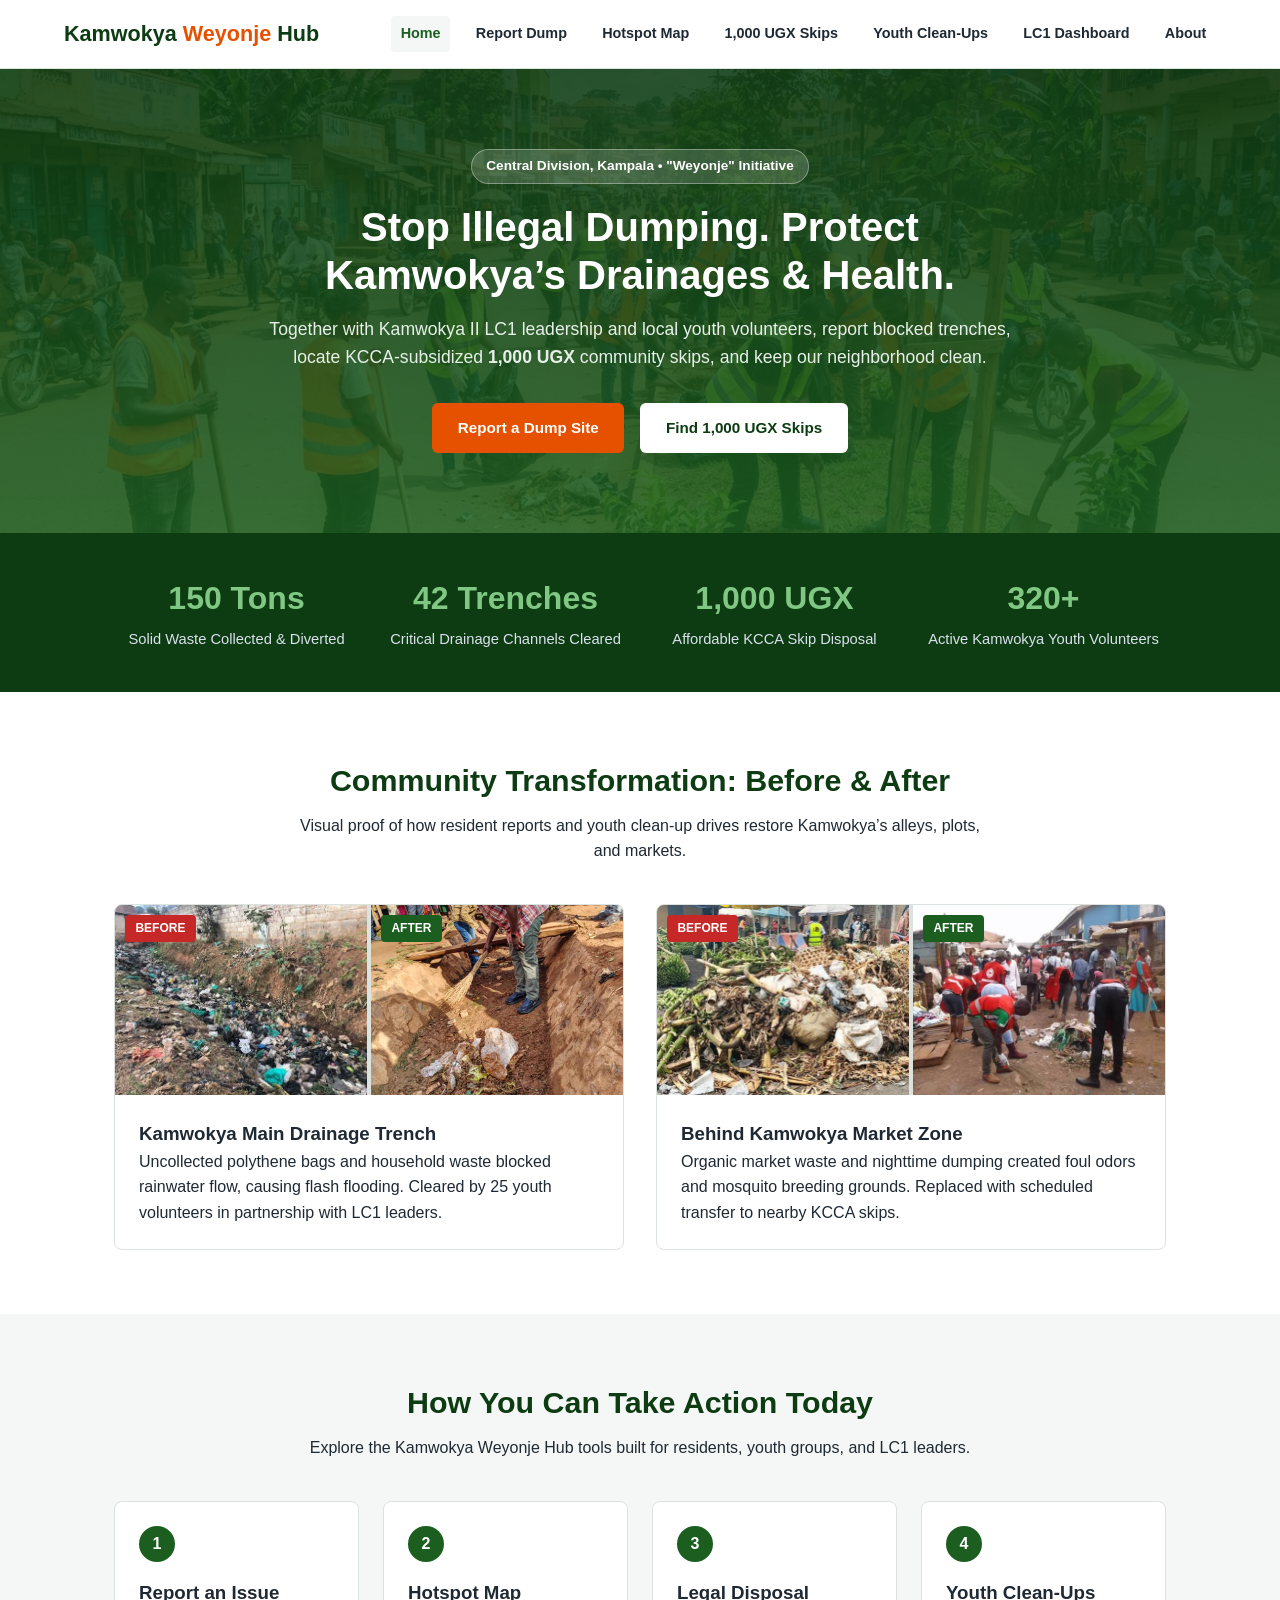
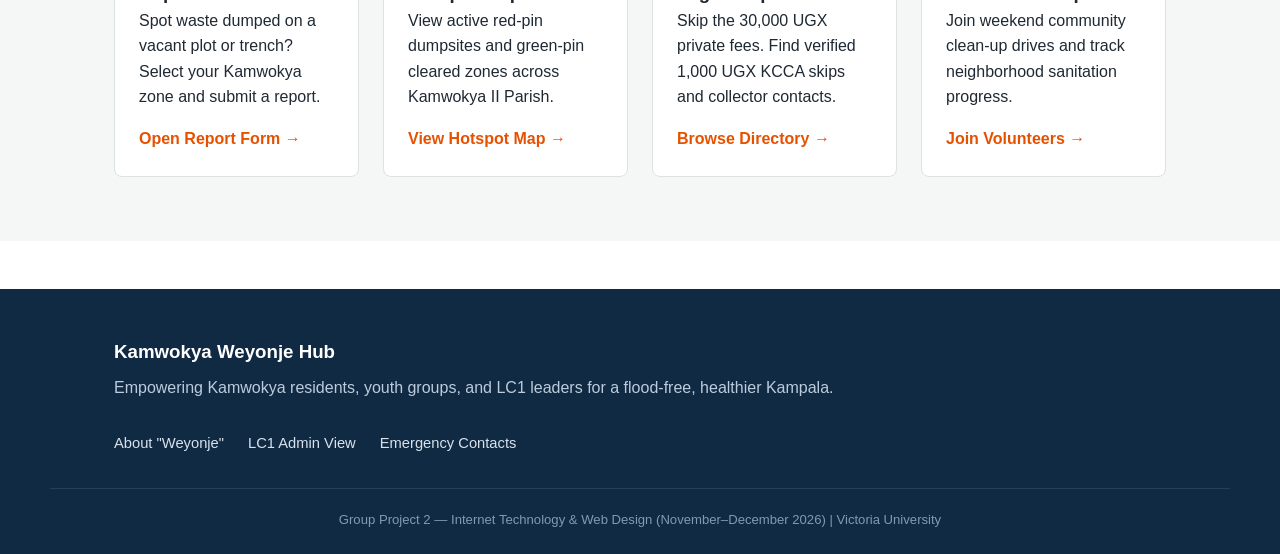
<file: index.html>
<!DOCTYPE html>
<html lang="en">
<head>
  <meta charset="UTF-8">
  <meta name="viewport" content="width=device-width, initial-scale=1.0">
  <title>Kamwokya Weyonje Hub — Home</title>
  <link rel="stylesheet" href="styles.css">
</head>
<body>

  <header>
    <a href="index.html" class="logo">Kamwokya <span>Weyonje</span> Hub</a>
    <input type="checkbox" id="nav-toggle" class="nav-toggle">
    <label for="nav-toggle" class="hamburger" aria-label="Toggle Navigation">
      <span></span>
      <span></span>
      <span></span>
    </label>
    <nav class="nav-menu">
      <a href="index.html" class="active">Home</a>
      <a href="report.html">Report Dump</a>
      <a href="map.html">Hotspot Map</a>
      <a href="directory.html">1,000 UGX Skips</a>
      <a href="cleanups.html">Youth Clean-Ups</a>
      <a href="dashboard.html">LC1 Dashboard</a>
      <a href="about.html">About</a>
    </nav>
  </header>

  <section class="hero">
    <div class="hero-overlay">
      <span class="badge">Central Division, Kampala &bull; "Weyonje" Initiative</span>
      <h1>Stop Illegal Dumping. Protect Kamwokya’s Drainages &amp; Health.</h1>
      <p>
        Together with Kamwokya II LC1 leadership and local youth volunteers, report blocked trenches, locate KCCA-subsidized <strong>1,000 UGX</strong> community skips, and keep our neighborhood clean.
      </p>
      <div class="btn-group">
        <a href="report.html" class="btn btn-primary">Report a Dump Site</a>
        <a href="directory.html" class="btn btn-secondary">Find 1,000 UGX Skips</a>
      </div>
    </div>
  </section>

  <section class="stats-bar">
    <div class="container grid-4">
      <div class="stat-box">
        <h2>150 Tons</h2>
        <p>Solid Waste Collected &amp; Diverted</p>
      </div>
      <div class="stat-box">
        <h2>42 Trenches</h2>
        <p>Critical Drainage Channels Cleared</p>
      </div>
      <div class="stat-box">
        <h2>1,000 UGX</h2>
        <p>Affordable KCCA Skip Disposal</p>
      </div>
      <div class="stat-box">
        <h2>320+</h2>
        <p>Active Kamwokya Youth Volunteers</p>
      </div>
    </div>
  </section>

  <section class="section">
    <div class="container">
      <div class="section-header">
        <h2>Community Transformation: Before &amp; After</h2>
        <p>Visual proof of how resident reports and youth clean-up drives restore Kamwokya’s alleys, plots, and markets.</p>
      </div>

      <div class="grid-2">
        <article class="ba-card">
          <div class="ba-images">
            <div class="img-box">
              <img src="images/drainage-before.jpeg" alt="Blocked drainage channel in Kamwokya before cleanup">
              <span class="tag tag-before">Before</span>
            </div>
            <div class="img-box">
              <img src="images/drainage-after.webp" alt="Cleared drainage channel in Kamwokya after cleanup">
              <span class="tag tag-after">After</span>
            </div>
          </div>
          <div class="ba-content">
            <h3>Kamwokya Main Drainage Trench</h3>
            <p>Uncollected polythene bags and household waste blocked rainwater flow, causing flash flooding. Cleared by 25 youth volunteers in partnership with LC1 leaders.</p>
          </div>
        </article>

        <article class="ba-card">
          <div class="ba-images">
            <div class="img-box">
              <img src="images/market-before.jpeg" alt="Illegal garbage pile behind Kamwokya market">
              <span class="tag tag-before">Before</span>
            </div>
            <div class="img-box">
              <img src="images/market-after.jpeg" alt="Clean alley behind Kamwokya market">
              <span class="tag tag-after">After</span>
            </div>
          </div>
          <div class="ba-content">
            <h3>Behind Kamwokya Market Zone</h3>
            <p>Organic market waste and nighttime dumping created foul odors and mosquito breeding grounds. Replaced with scheduled transfer to nearby KCCA skips.</p>
          </div>
        </article>
      </div>
    </div>
  </section>

  <section class="section bg-light">
    <div class="container">
      <div class="section-header">
        <h2>How You Can Take Action Today</h2>
        <p>Explore the Kamwokya Weyonje Hub tools built for residents, youth groups, and LC1 leaders.</p>
      </div>

      <div class="grid-4">
        <div class="feature-card">
          <div>
            <div class="icon-circle">1</div>
            <h3>Report an Issue</h3>
            <p>Spot waste dumped on a vacant plot or trench? Select your Kamwokya zone and submit a report.</p>
          </div>
          <a href="report.html" class="card-link">Open Report Form &rarr;</a>
        </div>

        <div class="feature-card">
          <div>
            <div class="icon-circle">2</div>
            <h3>Hotspot Map</h3>
            <p>View active red-pin dumpsites and green-pin cleared zones across Kamwokya II Parish.</p>
          </div>
          <a href="map.html" class="card-link">View Hotspot Map &rarr;</a>
        </div>

        <div class="feature-card">
          <div>
            <div class="icon-circle">3</div>
            <h3>Legal Disposal</h3>
            <p>Skip the 30,000 UGX private fees. Find verified 1,000 UGX KCCA skips and collector contacts.</p>
          </div>
          <a href="directory.html" class="card-link">Browse Directory &rarr;</a>
        </div>

        <div class="feature-card">
          <div>
            <div class="icon-circle">4</div>
            <h3>Youth Clean-Ups</h3>
            <p>Join weekend community clean-up drives and track neighborhood sanitation progress.</p>
          </div>
          <a href="cleanups.html" class="card-link">Join Volunteers &rarr;</a>
        </div>
      </div>
    </div>
  </section>

  <footer>
    <div class="container footer-content">
      <div>
        <h3>Kamwokya Weyonje Hub</h3>
        <p>Empowering Kamwokya residents, youth groups, and LC1 leaders for a flood-free, healthier Kampala.</p>
      </div>
      <div class="footer-links">
        <a href="about.html">About "Weyonje"</a>
        <a href="dashboard.html">LC1 Admin View</a>
        <a href="directory.html">Emergency Contacts</a>
      </div>
    </div>
    <div class="footer-bottom">
      <p>Group Project 2 — Internet Technology &amp; Web Design (November–December 2026) | Victoria University</p>
    </div>
  </footer>

</body>
</html>
</file>
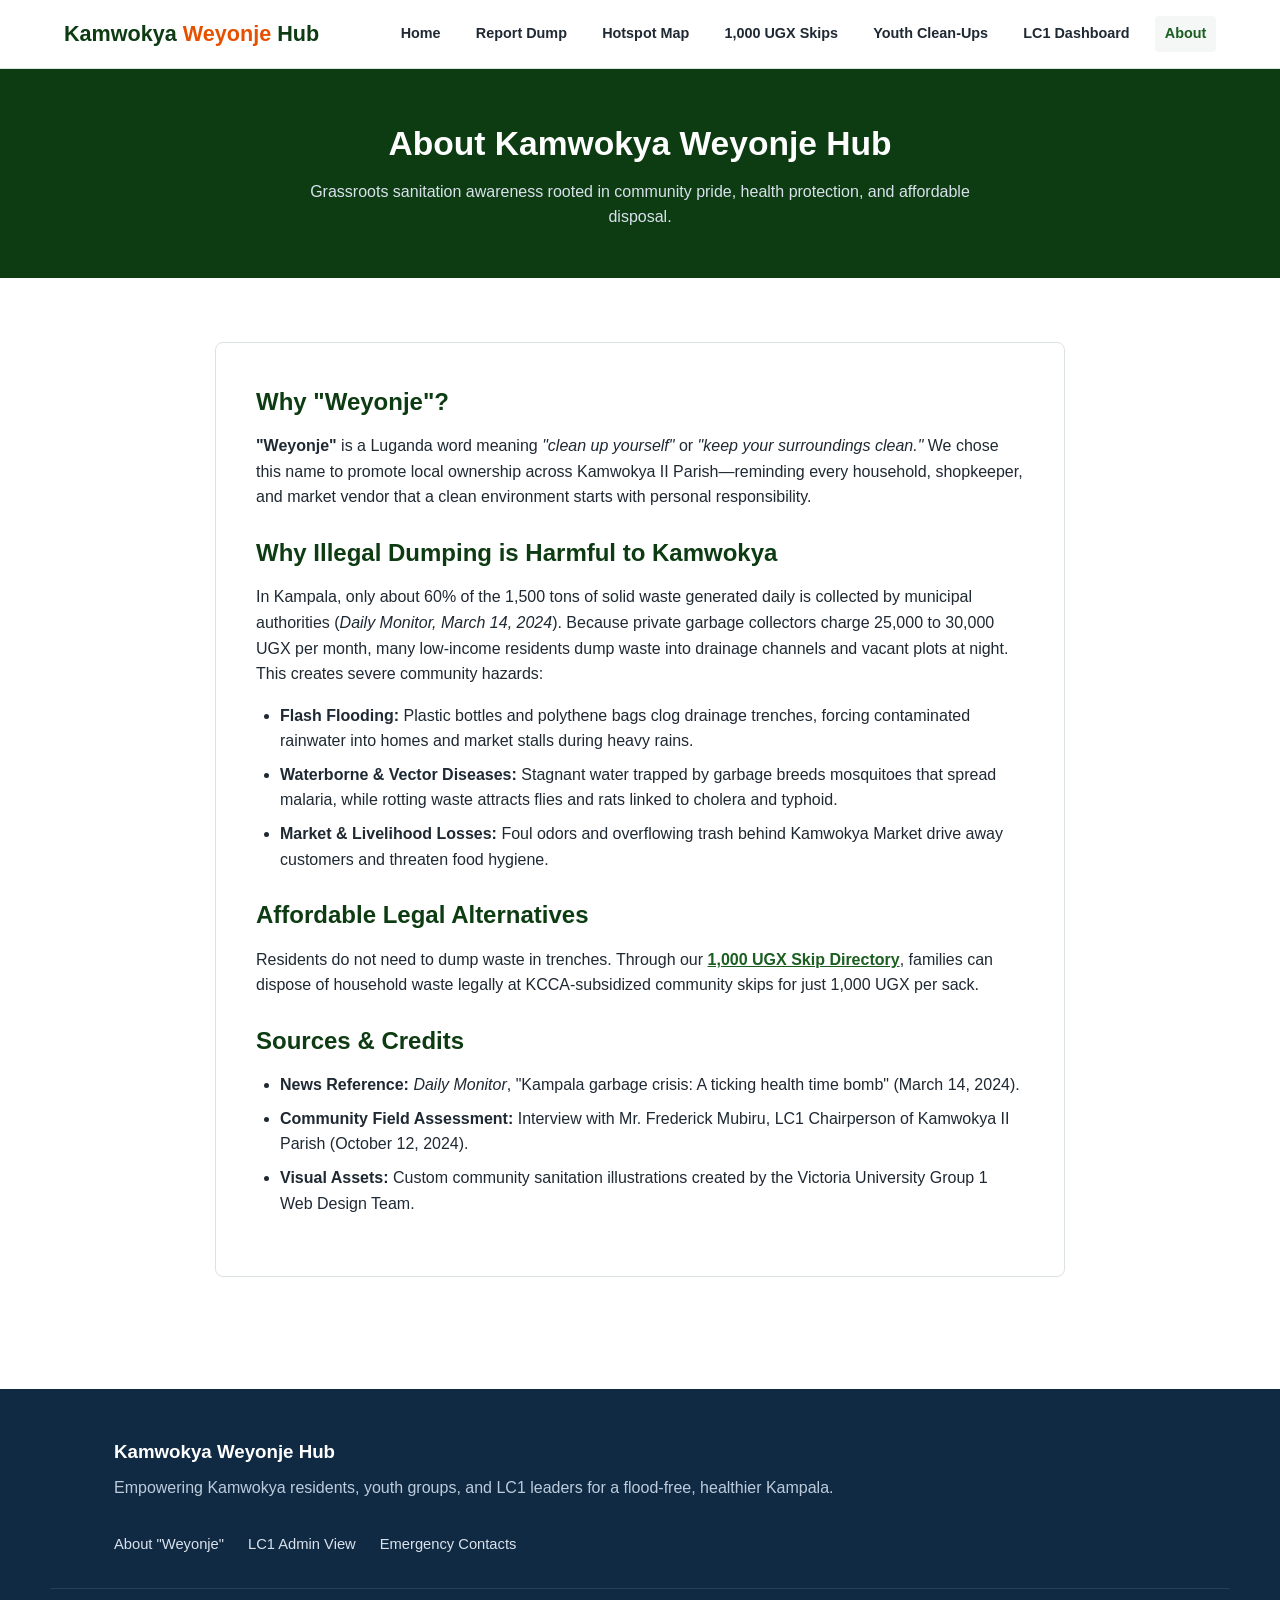
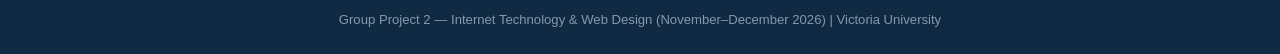
<file: about.html>
<!DOCTYPE html>
<html lang="en">
<head>
  <meta charset="UTF-8">
  <meta name="viewport" content="width=device-width, initial-scale=1.0">
  <title>About &amp; Community Education — Kamwokya Weyonje Hub</title>
  <link rel="stylesheet" href="styles.css">
</head>
<body>
<!-- Mudega Collins -->
  <header>
    <a href="index.html" class="logo">Kamwokya <span>Weyonje</span> Hub</a>
    <input type="checkbox" id="nav-toggle" class="nav-toggle">
    <label for="nav-toggle" class="hamburger" aria-label="Toggle Navigation">
      <span></span>
      <span></span>
      <span></span>
    </label>
    <nav class="nav-menu">
      <a href="index.html">Home</a>
      <a href="report.html">Report Dump</a>
      <a href="map.html">Hotspot Map</a>
      <a href="directory.html">1,000 UGX Skips</a>
      <a href="cleanups.html">Youth Clean-Ups</a>
      <a href="dashboard.html">LC1 Dashboard</a>
      <a href="about.html" class="active">About</a>
    </nav>
  </header>

  <div class="page-header">
    <h1>About Kamwokya Weyonje Hub</h1>
    <p>Grassroots sanitation awareness rooted in community pride, health protection, and affordable disposal.</p>
  </div>

  <section class="section">
    <div class="container">
      <article class="article-box">
        <h2>Why "Weyonje"?</h2>
        <p>
          <strong>"Weyonje"</strong> is a Luganda word meaning <em>"clean up yourself"</em> or <em>"keep your surroundings clean."</em> We chose this name to promote local ownership across Kamwokya II Parish—reminding every household, shopkeeper, and market vendor that a clean environment starts with personal responsibility.
        </p>

        <h2>Why Illegal Dumping is Harmful to Kamwokya</h2>
        <p>
          In Kampala, only about 60% of the 1,500 tons of solid waste generated daily is collected by municipal authorities (<em>Daily Monitor, March 14, 2024</em>). Because private garbage collectors charge 25,000 to 30,000 UGX per month, many low-income residents dump waste into drainage channels and vacant plots at night. This creates severe community hazards:
        </p>
        <ul>
          <li><strong>Flash Flooding:</strong> Plastic bottles and polythene bags clog drainage trenches, forcing contaminated rainwater into homes and market stalls during heavy rains.</li>
          <li><strong>Waterborne &amp; Vector Diseases:</strong> Stagnant water trapped by garbage breeds mosquitoes that spread malaria, while rotting waste attracts flies and rats linked to cholera and typhoid.</li>
          <li><strong>Market &amp; Livelihood Losses:</strong> Foul odors and overflowing trash behind Kamwokya Market drive away customers and threaten food hygiene.</li>
        </ul>

        <h2>Affordable Legal Alternatives</h2>
        <p>
          Residents do not need to dump waste in trenches. Through our <a href="directory.html" style="color: var(--primary); font-weight: 700;">1,000 UGX Skip Directory</a>, families can dispose of household waste legally at KCCA-subsidized community skips for just 1,000 UGX per sack.
        </p>

        <h2>Sources &amp; Credits</h2>
        <ul>
          <li><strong>News Reference:</strong> <em>Daily Monitor</em>, "Kampala garbage crisis: A ticking health time bomb" (March 14, 2024).</li>
          <li><strong>Community Field Assessment:</strong> Interview with Mr. Frederick Mubiru, LC1 Chairperson of Kamwokya II Parish (October 12, 2024).</li>
          <li><strong>Visual Assets:</strong> Custom community sanitation illustrations created by the Victoria University Group 1 Web Design Team.</li>
        </ul>
      </article>
    </div>
  </section>

  <footer>
    <div class="container footer-content">
      <div>
        <h3>Kamwokya Weyonje Hub</h3>
        <p>Empowering Kamwokya residents, youth groups, and LC1 leaders for a flood-free, healthier Kampala.</p>
      </div>
      <div class="footer-links">
        <a href="about.html">About "Weyonje"</a>
        <a href="dashboard.html">LC1 Admin View</a>
        <a href="directory.html">Emergency Contacts</a>
      </div>
    </div>
    <div class="footer-bottom">
      <p>Group Project 2 — Internet Technology &amp; Web Design (November–December 2026) | Victoria University</p>
    </div>
  </footer>

</body>
</html>
</file>
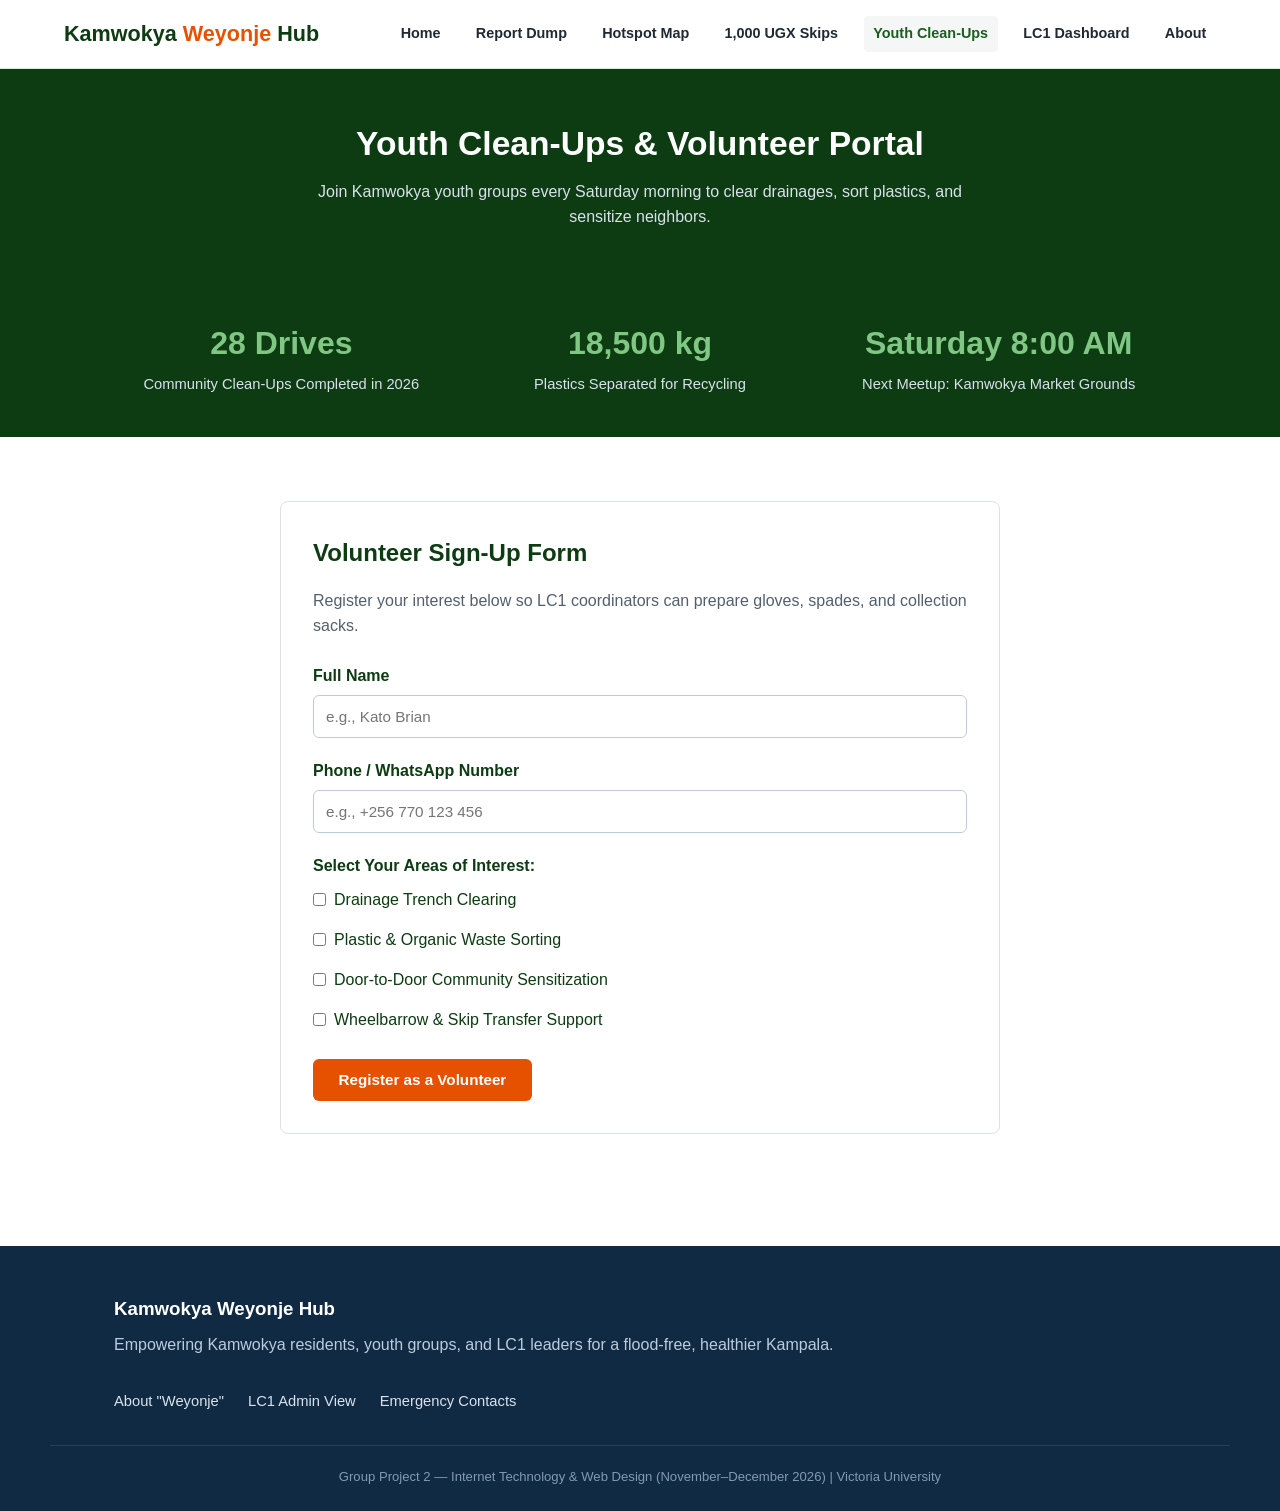
<file: cleanups.html>
<!DOCTYPE html>
<html lang="en">
<head>
  <meta charset="UTF-8">
  <meta name="viewport" content="width=device-width, initial-scale=1.0">
  <title>Youth Clean-Ups Portal — Kamwokya Weyonje Hub</title>
  <link rel="stylesheet" href="styles.css">
</head>
<body>

  <header>
    <a href="index.html" class="logo">Kamwokya <span>Weyonje</span> Hub</a>
    <input type="checkbox" id="nav-toggle" class="nav-toggle">
    <label for="nav-toggle" class="hamburger" aria-label="Toggle Navigation">
      <span></span>
      <span></span>
      <span></span>
    </label>
    <nav class="nav-menu">
      <a href="index.html">Home</a>
      <a href="report.html">Report Dump</a>
      <a href="map.html">Hotspot Map</a>
      <a href="directory.html">1,000 UGX Skips</a>
      <a href="cleanups.html" class="active">Youth Clean-Ups</a>
      <a href="dashboard.html">LC1 Dashboard</a>
      <a href="about.html">About</a>
    </nav>
  </header>

  <div class="page-header">
    <h1>Youth Clean-Ups &amp; Volunteer Portal</h1>
    <p>Join Kamwokya youth groups every Saturday morning to clear drainages, sort plastics, and sensitize neighbors.</p>
  </div>

  <section class="stats-bar">
    <div class="container grid-3">
      <div class="stat-box">
        <h2>28 Drives</h2>
        <p>Community Clean-Ups Completed in 2026</p>
      </div>
      <div class="stat-box">
        <h2>18,500 kg</h2>
        <p>Plastics Separated for Recycling</p>
      </div>
      <div class="stat-box">
        <h2>Saturday 8:00 AM</h2>
        <p>Next Meetup: Kamwokya Market Grounds</p>
      </div>
    </div>
  </section>

  <section class="section">
    <div class="container">
      <div class="form-container">
        <h2 style="margin-bottom: 1rem; color: var(--primary-dark);">Volunteer Sign-Up Form</h2>
        <p style="margin-bottom: 1.5rem; color: var(--text-muted);">Register your interest below so LC1 coordinators can prepare gloves, spades, and collection sacks.</p>

        <form action="index.html" method="get">
          <div class="form-group">
            <label for="vol-name">Full Name</label>
            <input type="text" id="vol-name" name="volunteer_name" placeholder="e.g., Kato Brian" required>
          </div>

          <div class="form-group">
            <label for="vol-phone">Phone / WhatsApp Number</label>
            <input type="tel" id="vol-phone" name="volunteer_phone" placeholder="e.g., +256 770 123 456" required>
          </div>

          <div class="form-group">
            <label>Select Your Areas of Interest:</label>
            <div class="checkbox-group">
              <label><input type="checkbox" name="interest" value="drainage"> Drainage Trench Clearing</label>
              <label><input type="checkbox" name="interest" value="sorting"> Plastic &amp; Organic Waste Sorting</label>
              <label><input type="checkbox" name="interest" value="sensitization"> Door-to-Door Community Sensitization</label>
              <label><input type="checkbox" name="interest" value="logistics"> Wheelbarrow &amp; Skip Transfer Support</label>
            </div>
          </div>

          <button type="submit" class="btn btn-primary">Register as a Volunteer</button>
        </form>
      </div>
    </div>
  </section>

  <footer>
    <div class="container footer-content">
      <div>
        <h3>Kamwokya Weyonje Hub</h3>
        <p>Empowering Kamwokya residents, youth groups, and LC1 leaders for a flood-free, healthier Kampala.</p>
      </div>
      <div class="footer-links">
        <a href="about.html">About "Weyonje"</a>
        <a href="dashboard.html">LC1 Admin View</a>
        <a href="directory.html">Emergency Contacts</a>
      </div>
    </div>
    <div class="footer-bottom">
      <p>Group Project 2 — Internet Technology &amp; Web Design (November–December 2026) | Victoria University</p>
    </div>
  </footer>

</body>
</html>
</file>
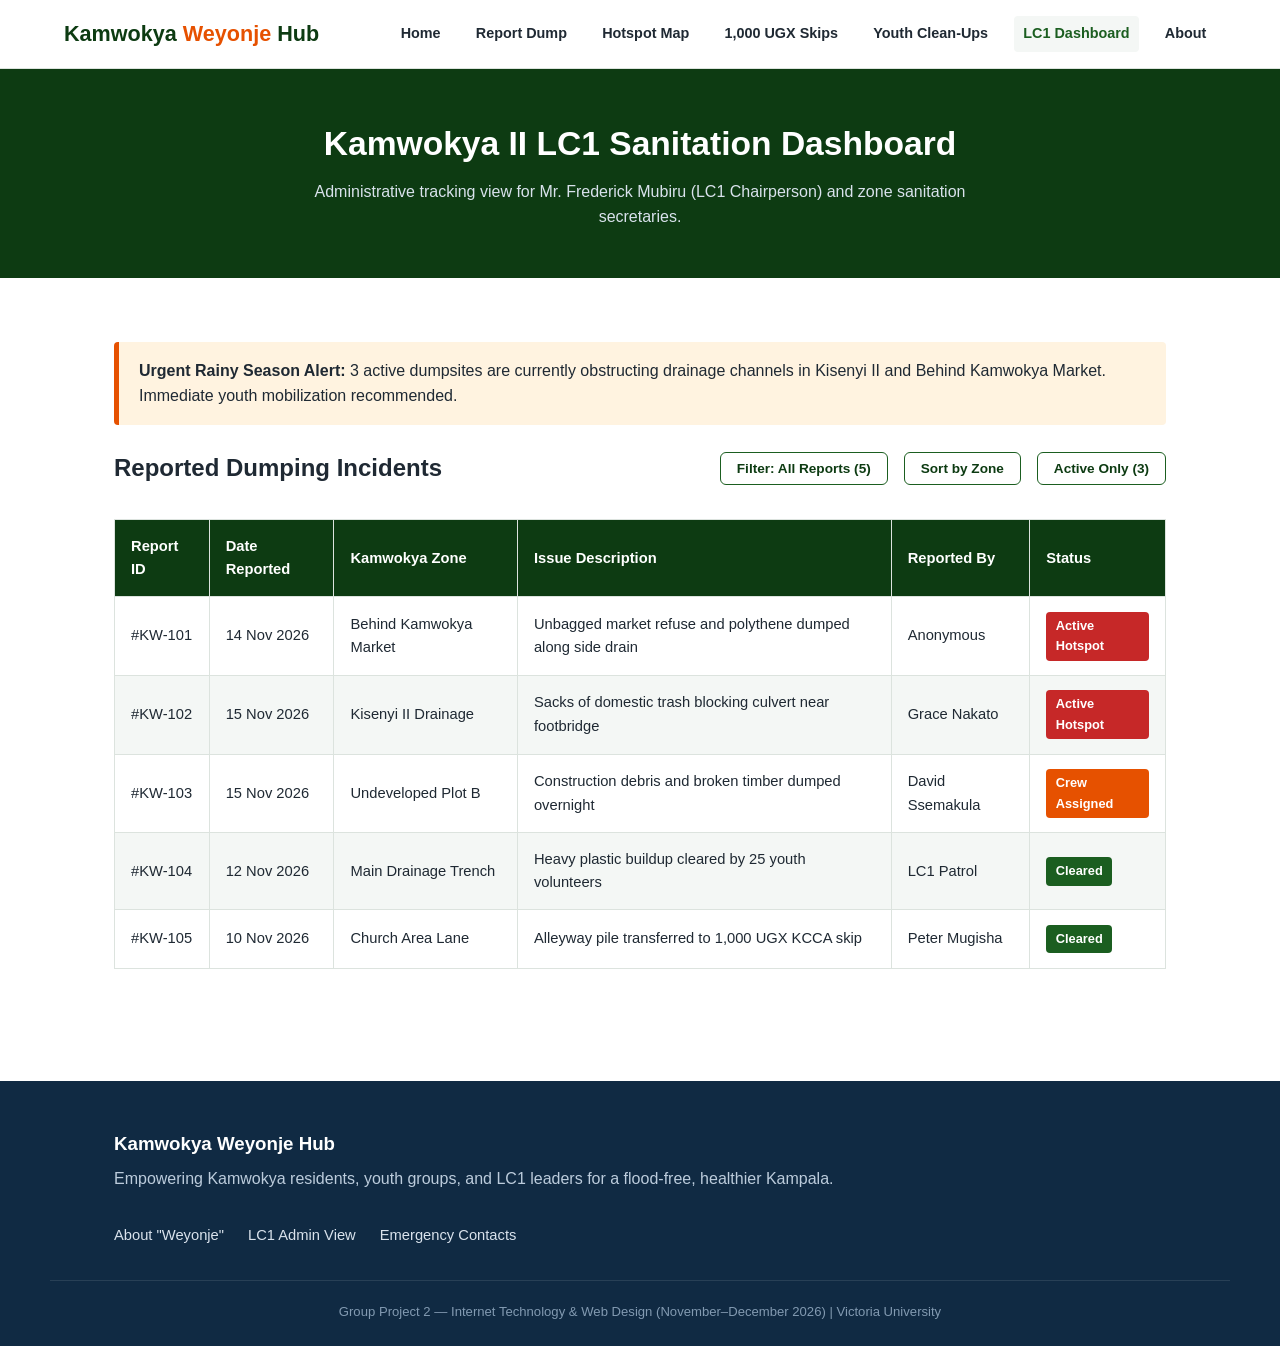
<file: dashboard.html>
<!DOCTYPE html>
<html lang="en">
<head>
  <meta charset="UTF-8">
  <meta name="viewport" content="width=device-width, initial-scale=1.0">
  <title>LC1 Leader Dashboard — Kamwokya Weyonje Hub</title>
  <link rel="stylesheet" href="styles.css">
</head>
<body>

  <header>
    <a href="index.html" class="logo">Kamwokya <span>Weyonje</span> Hub</a>
    <input type="checkbox" id="nav-toggle" class="nav-toggle">
    <label for="nav-toggle" class="hamburger" aria-label="Toggle Navigation">
      <span></span>
      <span></span>
      <span></span>
    </label>
    <nav class="nav-menu">
      <a href="index.html">Home</a>
      <a href="report.html">Report Dump</a>
      <a href="map.html">Hotspot Map</a>
      <a href="directory.html">1,000 UGX Skips</a>
      <a href="cleanups.html">Youth Clean-Ups</a>
      <a href="dashboard.html" class="active">LC1 Dashboard</a>
      <a href="about.html">About</a>
    </nav>
  </header>

  <div class="page-header">
    <h1>Kamwokya II LC1 Sanitation Dashboard</h1>
    <p>Administrative tracking view for Mr. Frederick Mubiru (LC1 Chairperson) and zone sanitation secretaries.</p>
  </div>

  <section class="section">
    <div class="container">
      <div class="alert-banner">
        <strong>Urgent Rainy Season Alert:</strong> 3 active dumpsites are currently obstructing drainage channels in Kisenyi II and Behind Kamwokya Market. Immediate youth mobilization recommended.
      </div>

      <div class="controls-bar">
        <h2>Reported Dumping Incidents</h2>
        <div class="btn-group">
          <button type="button" class="btn btn-outline">Filter: All Reports (5)</button>
          <button type="button" class="btn btn-outline">Sort by Zone</button>
          <button type="button" class="btn btn-outline">Active Only (3)</button>
        </div>
      </div>

      <div class="table-responsive">
        <table>
          <thead>
            <tr>
              <th>Report ID</th>
              <th>Date Reported</th>
              <th>Kamwokya Zone</th>
              <th>Issue Description</th>
              <th>Reported By</th>
              <th>Status</th>
            </tr>
          </thead>
          <tbody>
            <tr>
              <td>#KW-101</td>
              <td>14 Nov 2026</td>
              <td>Behind Kamwokya Market</td>
              <td>Unbagged market refuse and polythene dumped along side drain</td>
              <td>Anonymous</td>
              <td><span class="status-badge status-active">Active Hotspot</span></td>
            </tr>
            <tr>
              <td>#KW-102</td>
              <td>15 Nov 2026</td>
              <td>Kisenyi II Drainage</td>
              <td>Sacks of domestic trash blocking culvert near footbridge</td>
              <td>Grace Nakato</td>
              <td><span class="status-badge status-active">Active Hotspot</span></td>
            </tr>
            <tr>
              <td>#KW-103</td>
              <td>15 Nov 2026</td>
              <td>Undeveloped Plot B</td>
              <td>Construction debris and broken timber dumped overnight</td>
              <td>David Ssemakula</td>
              <td><span class="status-badge status-pending">Crew Assigned</span></td>
            </tr>
            <tr>
              <td>#KW-104</td>
              <td>12 Nov 2026</td>
              <td>Main Drainage Trench</td>
              <td>Heavy plastic buildup cleared by 25 youth volunteers</td>
              <td>LC1 Patrol</td>
              <td><span class="status-badge status-cleared">Cleared</span></td>
            </tr>
            <tr>
              <td>#KW-105</td>
              <td>10 Nov 2026</td>
              <td>Church Area Lane</td>
              <td>Alleyway pile transferred to 1,000 UGX KCCA skip</td>
              <td>Peter Mugisha</td>
              <td><span class="status-badge status-cleared">Cleared</span></td>
            </tr>
          </tbody>
        </table>
      </div>
    </div>
  </section>

  <footer>
    <div class="container footer-content">
      <div>
        <h3>Kamwokya Weyonje Hub</h3>
        <p>Empowering Kamwokya residents, youth groups, and LC1 leaders for a flood-free, healthier Kampala.</p>
      </div>
      <div class="footer-links">
        <a href="about.html">About "Weyonje"</a>
        <a href="dashboard.html">LC1 Admin View</a>
        <a href="directory.html">Emergency Contacts</a>
      </div>
    </div>
    <div class="footer-bottom">
      <p>Group Project 2 — Internet Technology &amp; Web Design (November–December 2026) | Victoria University</p>
    </div>
  </footer>

</body>
</html>
</file>
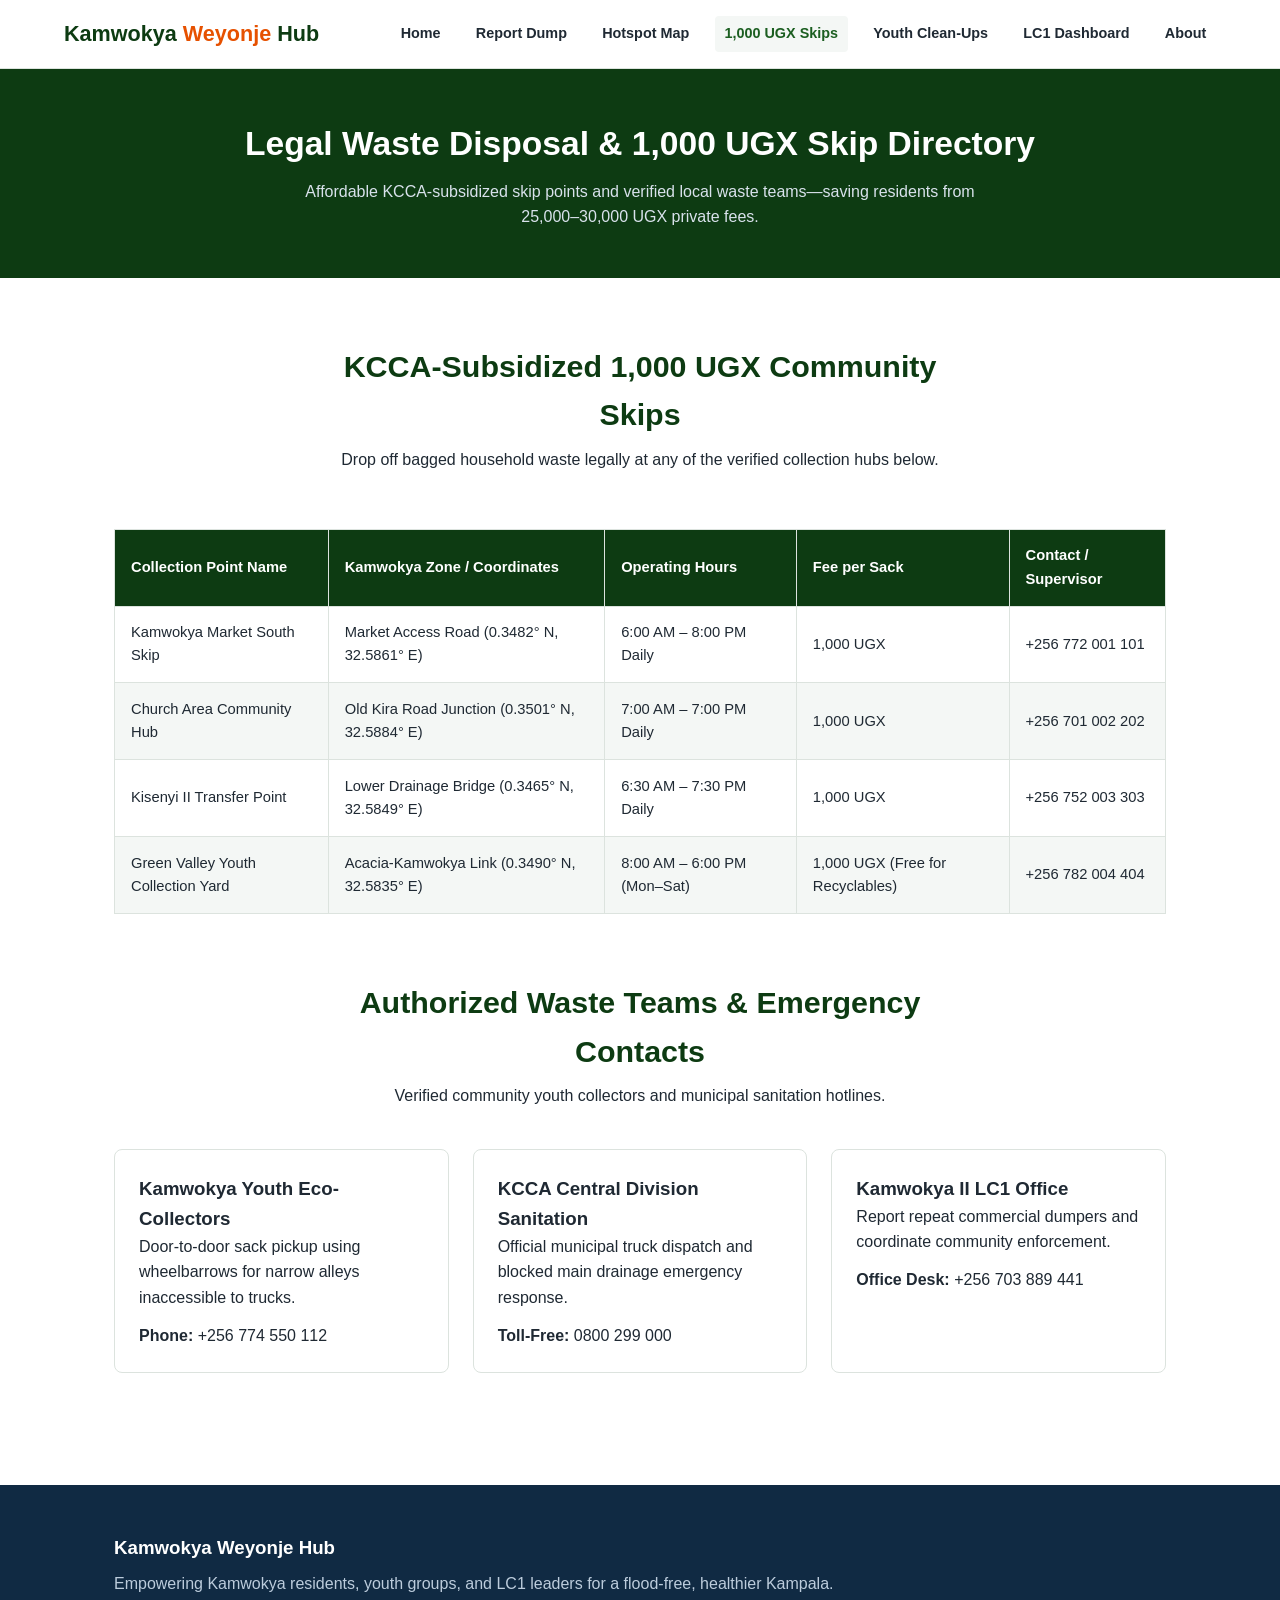
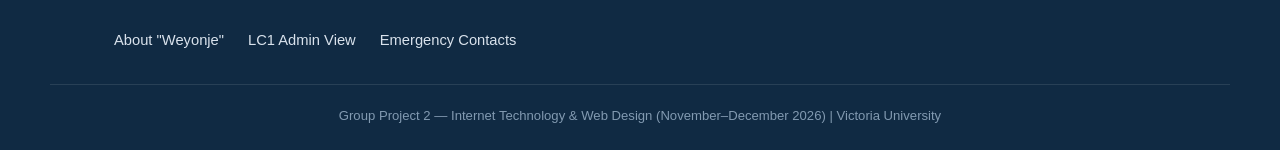
<file: directory.html>
<!DOCTYPE html>
<html lang="en">
<head>
  <meta charset="UTF-8">
  <meta name="viewport" content="width=device-width, initial-scale=1.0">
  <title>1,000 UGX Skips &amp; Waste Directory — Kamwokya Weyonje Hub</title>
  <link rel="stylesheet" href="styles.css">
</head>
<body>

  <header>
    <a href="index.html" class="logo">Kamwokya <span>Weyonje</span> Hub</a>
    <input type="checkbox" id="nav-toggle" class="nav-toggle">
    <label for="nav-toggle" class="hamburger" aria-label="Toggle Navigation">
      <span></span>
      <span></span>
      <span></span>
    </label>
    <nav class="nav-menu">
      <a href="index.html">Home</a>
      <a href="report.html">Report Dump</a>
      <a href="map.html">Hotspot Map</a>
      <a href="directory.html" class="active">1,000 UGX Skips</a>
      <a href="cleanups.html">Youth Clean-Ups</a>
      <a href="dashboard.html">LC1 Dashboard</a>
      <a href="about.html">About</a>
    </nav>
  </header>

  <div class="page-header">
    <h1>Legal Waste Disposal &amp; 1,000 UGX Skip Directory</h1>
    <p>Affordable KCCA-subsidized skip points and verified local waste teams—saving residents from 25,000–30,000 UGX private fees.</p>
  </div>

  <section class="section">
    <div class="container">
      <div class="section-header">
        <h2>KCCA-Subsidized 1,000 UGX Community Skips</h2>
        <p>Drop off bagged household waste legally at any of the verified collection hubs below.</p>
      </div>

      <div class="table-responsive">
        <table>
          <thead>
            <tr>
              <th>Collection Point Name</th>
              <th>Kamwokya Zone / Coordinates</th>
              <th>Operating Hours</th>
              <th>Fee per Sack</th>
              <th>Contact / Supervisor</th>
            </tr>
          </thead>
          <tbody>
            <tr>
              <td>Kamwokya Market South Skip</td>
              <td>Market Access Road (0.3482&deg; N, 32.5861&deg; E)</td>
              <td>6:00 AM – 8:00 PM Daily</td>
              <td>1,000 UGX</td>
              <td>+256 772 001 101</td>
            </tr>
            <tr>
              <td>Church Area Community Hub</td>
              <td>Old Kira Road Junction (0.3501&deg; N, 32.5884&deg; E)</td>
              <td>7:00 AM – 7:00 PM Daily</td>
              <td>1,000 UGX</td>
              <td>+256 701 002 202</td>
            </tr>
            <tr>
              <td>Kisenyi II Transfer Point</td>
              <td>Lower Drainage Bridge (0.3465&deg; N, 32.5849&deg; E)</td>
              <td>6:30 AM – 7:30 PM Daily</td>
              <td>1,000 UGX</td>
              <td>+256 752 003 303</td>
            </tr>
            <tr>
              <td>Green Valley Youth Collection Yard</td>
              <td>Acacia-Kamwokya Link (0.3490&deg; N, 32.5835&deg; E)</td>
              <td>8:00 AM – 6:00 PM (Mon–Sat)</td>
              <td>1,000 UGX (Free for Recyclables)</td>
              <td>+256 782 004 404</td>
            </tr>
          </tbody>
        </table>
      </div>

      <div class="section-header" style="margin-top: 4rem;">
        <h2>Authorized Waste Teams &amp; Emergency Contacts</h2>
        <p>Verified community youth collectors and municipal sanitation hotlines.</p>
      </div>

      <div class="grid-3">
        <div class="card">
          <h3>Kamwokya Youth Eco-Collectors</h3>
          <p>Door-to-door sack pickup using wheelbarrows for narrow alleys inaccessible to trucks.</p>
          <p style="margin-top: 0.75rem;"><strong>Phone:</strong> +256 774 550 112</p>
        </div>
        <div class="card">
          <h3>KCCA Central Division Sanitation</h3>
          <p>Official municipal truck dispatch and blocked main drainage emergency response.</p>
          <p style="margin-top: 0.75rem;"><strong>Toll-Free:</strong> 0800 299 000</p>
        </div>
        <div class="card">
          <h3>Kamwokya II LC1 Office</h3>
          <p>Report repeat commercial dumpers and coordinate community enforcement.</p>
          <p style="margin-top: 0.75rem;"><strong>Office Desk:</strong> +256 703 889 441</p>
        </div>
      </div>
    </div>
  </section>

  <footer>
    <div class="container footer-content">
      <div>
        <h3>Kamwokya Weyonje Hub</h3>
        <p>Empowering Kamwokya residents, youth groups, and LC1 leaders for a flood-free, healthier Kampala.</p>
      </div>
      <div class="footer-links">
        <a href="about.html">About "Weyonje"</a>
        <a href="dashboard.html">LC1 Admin View</a>
        <a href="directory.html">Emergency Contacts</a>
      </div>
    </div>
    <div class="footer-bottom">
      <p>Group Project 2 — Internet Technology &amp; Web Design (November–December 2026) | Victoria University</p>
    </div>
  </footer>

</body>
</html>
</file>
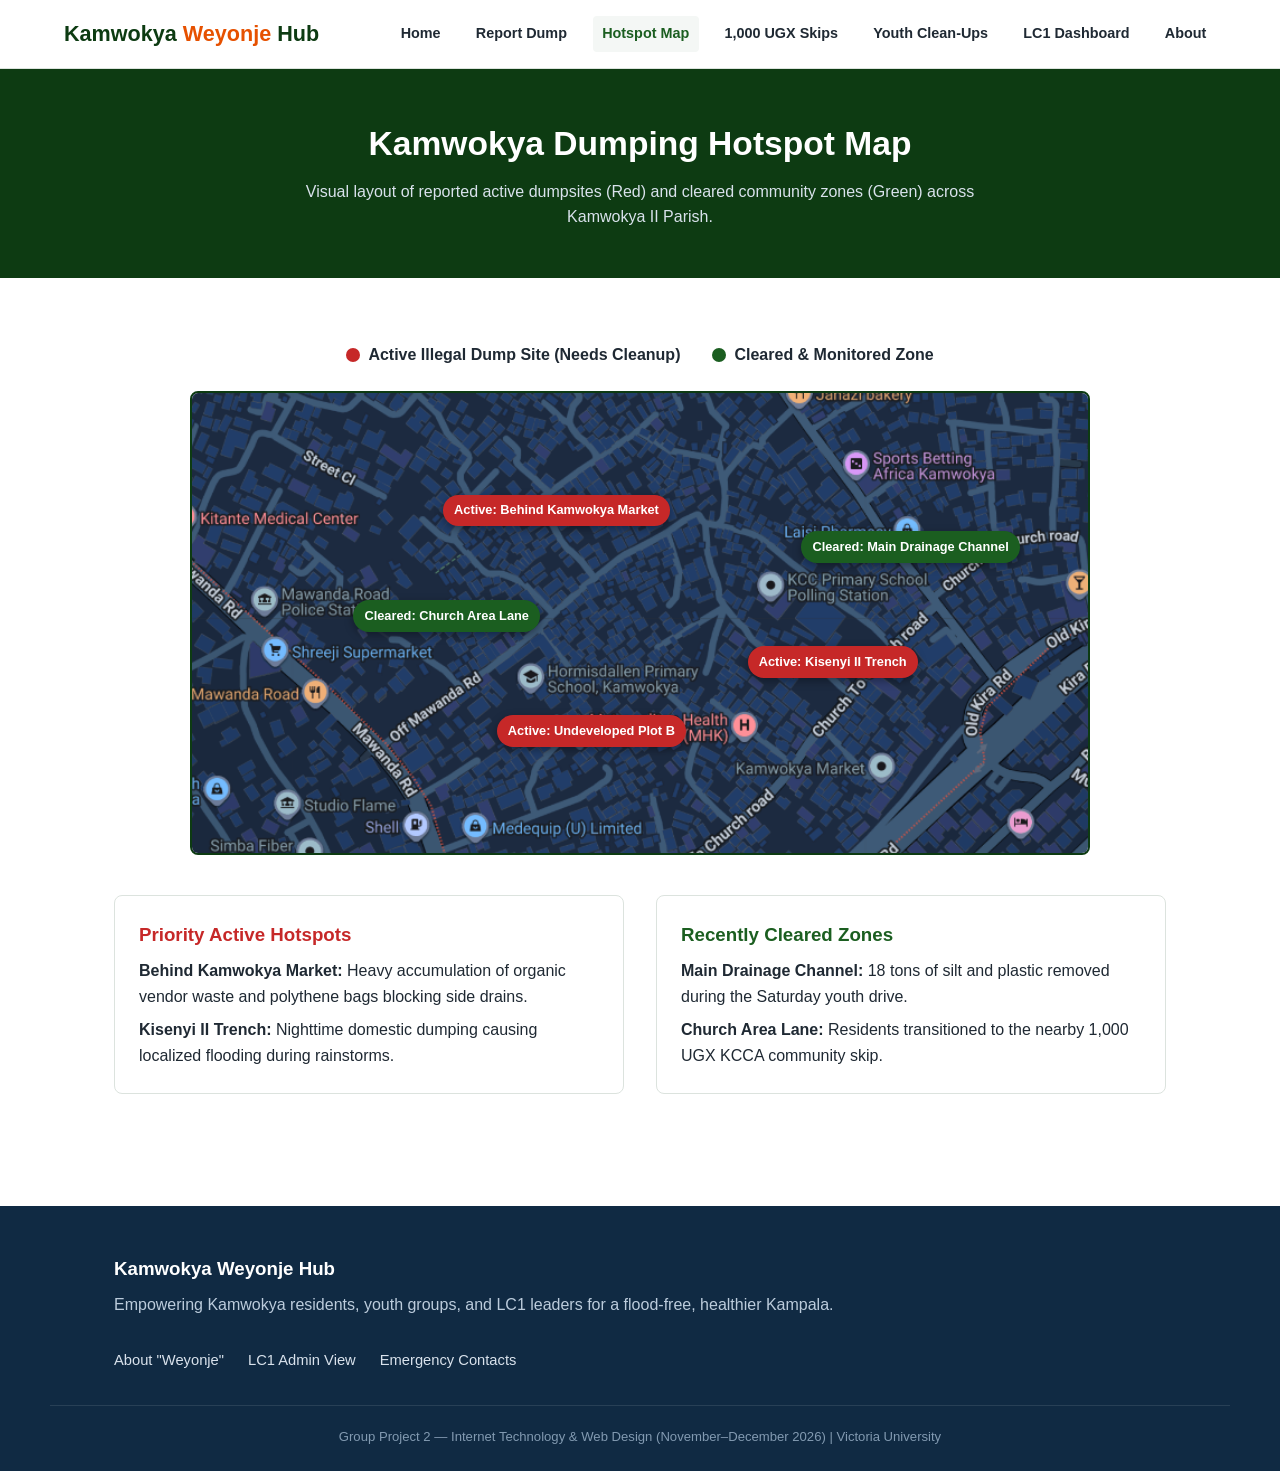
<file: map.html>
<!DOCTYPE html>
<html lang="en">
<head>
  <meta charset="UTF-8">
  <meta name="viewport" content="width=device-width, initial-scale=1.0">
  <title>Hotspot Map Mockup — Kamwokya Weyonje Hub</title>
  <link rel="stylesheet" href="styles.css">
</head>
<body>
<!--BALIYANJA GORDON & Queen Khalifan-->
  <header>
    <a href="index.html" class="logo">Kamwokya <span>Weyonje</span> Hub</a>
    <input type="checkbox" id="nav-toggle" class="nav-toggle">
    <label for="nav-toggle" class="hamburger" aria-label="Toggle Navigation">
      <span></span>
      <span></span>
      <span></span>
    </label>
    <nav class="nav-menu">
      <a href="index.html">Home</a>
      <a href="report.html">Report Dump</a>
      <a href="map.html" class="active">Hotspot Map</a>
      <a href="directory.html">1,000 UGX Skips</a>
      <a href="cleanups.html">Youth Clean-Ups</a>
      <a href="dashboard.html">LC1 Dashboard</a>
      <a href="about.html">About</a>
    </nav>
  </header>

  <div class="page-header">
    <h1>Kamwokya Dumping Hotspot <span>Map</span></h1>
    <p>Visual layout of reported active dumpsites (Red) and cleared community zones (Green) across Kamwokya II Parish.</p>
  </div>

  <section class="section">
    <div class="container">
      <div class="map-legend">
        <div class="legend-item">
          <span class="dot dot-red"></span> Active Illegal Dump Site (Needs Cleanup)
        </div>
        <div class="legend-item">
          <span class="dot dot-green"></span> Cleared &amp; Monitored Zone
        </div>
      </div>

      <div class="map-wrapper">
        <img src="images/map.png" alt="Simulated map layout of Kamwokya community zones" class="map-bg">

        <span class="pin pin-red pin-1">Active: Behind Kamwokya Market</span>
        <span class="pin pin-red pin-2">Active: Kisenyi II Trench</span>
        <span class="pin pin-red pin-3">Active: Undeveloped Plot B</span>
        <span class="pin pin-green pin-4">Cleared: Main Drainage Channel</span>
        <span class="pin pin-green pin-5">Cleared: Church Area Lane</span>
      </div>

      <div class="grid-2" style="margin-top: 2.5rem;">
        <div class="card">
          <h3 style="color: var(--danger); margin-bottom: 0.5rem;">Priority Active Hotspots</h3>
          <p><strong>Behind Kamwokya Market:</strong> Heavy accumulation of organic vendor waste and polythene bags blocking side drains.</p>
          <p style="margin-top: 0.5rem;"><strong>Kisenyi II Trench:</strong> Nighttime domestic dumping causing localized flooding during rainstorms.</p>
        </div>
        <div class="card">
          <h3 style="color: var(--primary); margin-bottom: 0.5rem;">Recently Cleared Zones</h3>
          <p><strong>Main Drainage Channel:</strong> 18 tons of silt and plastic removed during the Saturday youth drive.</p>
          <p style="margin-top: 0.5rem;"><strong>Church Area Lane:</strong> Residents transitioned to the nearby 1,000 UGX KCCA community skip.</p>
        </div>
      </div>
    </div>
  </section>

  <footer>
    <div class="container footer-content">
      <div>
        <h3>Kamwokya Weyonje Hub</h3>
        <p>Empowering Kamwokya residents, youth groups, and LC1 leaders for a flood-free, healthier Kampala.</p>
      </div>
      <div class="footer-links">
        <a href="about.html">About "Weyonje"</a>
        <a href="dashboard.html">LC1 Admin View</a>
        <a href="directory.html">Emergency Contacts</a>
      </div>
    </div>
    <div class="footer-bottom">
      <p>Group Project 2 — Internet Technology &amp; Web Design (November–December 2026) | Victoria University</p>
    </div>
  </footer>

</body>
</html>
</file>
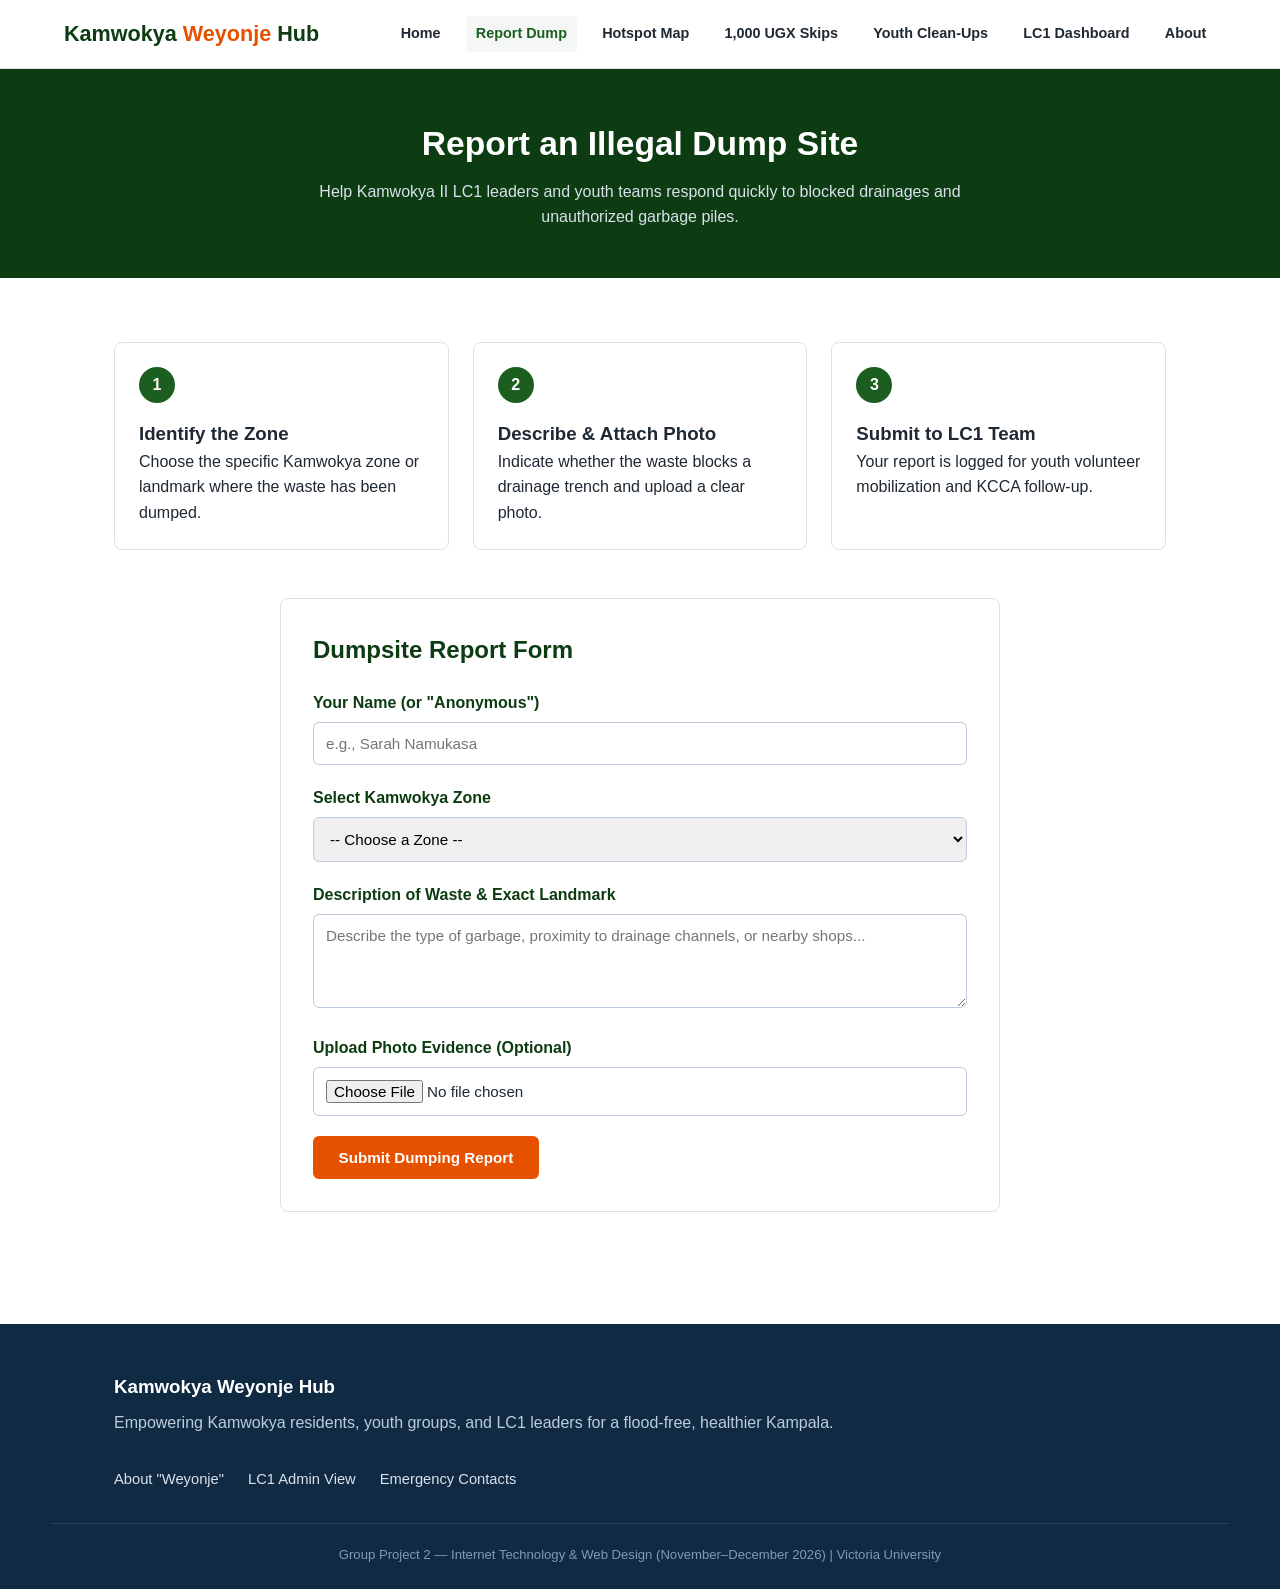
<file: report.html>
<!DOCTYPE html>
<html lang="en">
<head>
  <meta charset="UTF-8">
  <meta name="viewport" content="width=device-width, initial-scale=1.0">
  <title>Report Illegal Dumping — Kamwokya Weyonje Hub</title>
  <link rel="stylesheet" href="styles.css">
</head>
<body>

  <header>
    <a href="index.html" class="logo">Kamwokya <span>Weyonje</span> Hub</a>
    <input type="checkbox" id="nav-toggle" class="nav-toggle">
    <label for="nav-toggle" class="hamburger" aria-label="Toggle Navigation">
      <span></span>
      <span></span>
      <span></span>
    </label>
    <nav class="nav-menu">
      <a href="index.html">Home</a>
      <a href="report.html" class="active">Report Dump</a>
      <a href="map.html">Hotspot Map</a>
      <a href="directory.html">1,000 UGX Skips</a>
      <a href="cleanups.html">Youth Clean-Ups</a>
      <a href="dashboard.html">LC1 Dashboard</a>
      <a href="about.html">About</a>
    </nav>
  </header>

  <div class="page-header">
    <h1>Report an Illegal Dump Site</h1>
    <p>Help Kamwokya II LC1 leaders and youth teams respond quickly to blocked drainages and unauthorized garbage piles.</p>
  </div>

  <section class="section">
    <div class="container">
      <div class="grid-3" style="margin-bottom: 3rem;">
        <div class="card">
          <div class="icon-circle">1</div>
          <h3>Identify the Zone</h3>
          <p>Choose the specific Kamwokya zone or landmark where the waste has been dumped.</p>
        </div>
        <div class="card">
          <div class="icon-circle">2</div>
          <h3>Describe &amp; Attach Photo</h3>
          <p>Indicate whether the waste blocks a drainage trench and upload a clear photo.</p>
        </div>
        <div class="card">
          <div class="icon-circle">3</div>
          <h3>Submit to LC1 Team</h3>
          <p>Your report is logged for youth volunteer mobilization and KCCA follow-up.</p>
        </div>
      </div>
<!--alionzi timothy and muyingo Idris-->
      <div class="form-container">
        <h2 style="margin-bottom: 1.25rem; color: var(--primary-dark);">Dumpsite Report Form</h2>
        <form action="dashboard.html" method="get">
          <div class="form-group">
            <label for="reporter-name">Your Name (or "Anonymous")</label>
            <input type="text" id="reporter-name" name="reporter_name" placeholder="e.g., Sarah Namukasa" required>
          </div>

          <div class="form-group">
            <label for="zone-select">Select Kamwokya Zone</label>
            <select id="zone-select" name="kamwokya_zone" required>
              <option value="">-- Choose a Zone --</option>
              <option value="market-rear">Behind Kamwokya Market</option>
              <option value="church-area">Church Area Zone</option>
              <option value="kisenyi-II">Kisenyi II Drainage Corridor</option>
              <option value="central-zone">Kamwokya Central Zone</option>
              <option value="green-valley">Green Valley / Undeveloped Plots</option>
            </select>
          </div>

          <div class="form-group">
            <label for="waste-description">Description of Waste &amp; Exact Landmark</label>
            <textarea id="waste-description" name="waste_description" rows="4" placeholder="Describe the type of garbage, proximity to drainage channels, or nearby shops..." required></textarea>
          </div>

          <div class="form-group">
            <label for="dump-photo">Upload Photo Evidence (Optional)</label>
            <input type="file" id="dump-photo" name="dump_photo" accept="image/*">
          </div>

          <button type="submit" class="btn btn-primary">Submit Dumping Report</button>
        </form>
      </div>
    </div>
  </section>

  <footer>
    <div class="container footer-content">
      <div>
        <h3>Kamwokya Weyonje Hub</h3>
        <p>Empowering Kamwokya residents, youth groups, and LC1 leaders for a flood-free, healthier Kampala.</p>
      </div>
      <div class="footer-links">
        <a href="about.html">About "Weyonje"</a>
        <a href="dashboard.html">LC1 Admin View</a>
        <a href="directory.html">Emergency Contacts</a>
      </div>
    </div>
    <div class="footer-bottom">
      <p>Group Project 2 — Internet Technology &amp; Web Design (November–December 2026) | Victoria University</p>
    </div>
  </footer>

</body>
</html>
</file>
<file: styles.css>
/* W3C Valid CSS3 - Kamwokya Weyonje Hub */
:root {
  --primary: #1b5e20;
  --primary-dark: #0d3b12;
  --accent: #e65100;
  --accent-hover: #bf360c;
  --bg-light: #f4f7f5;
  --text-dark: #1f2933;
  --text-muted: #52606d;
  --white: #ffffff;
  --border: #dce3de;
  --danger: #c62828;
}

* {
  box-sizing: border-box;
  margin: 0;
  padding: 0;
  font-family: Arial, Helvetica, sans-serif;
}

body {
  color: var(--text-dark);
  background-color: var(--white);
  line-height: 1.6;
}

.container {
  max-width: 1180px;
  margin: 0 auto;
  padding: 0 5%;
}

/* Header & Navigation */
header {
  background: var(--white);
  border-bottom: 1px solid var(--border);
  padding: 1rem 5%;
  display: flex;
  justify-content: space-between;
  align-items: center;
  position: sticky;
  top: 0;
  z-index: 1000;
}

.logo {
  font-size: 1.35rem;
  font-weight: 800;
  color: var(--primary-dark);
  text-decoration: none;
}

.logo span {
  color: var(--accent);
}

.nav-menu {
  display: flex;
  gap: 1rem;
}

.nav-menu a {
  text-decoration: none;
  color: var(--text-dark);
  font-weight: 700;
  font-size: 0.9rem;
  padding: 0.4rem 0.6rem;
  border-radius: 4px;
}

.nav-menu a:hover,
.nav-menu a.active {
  color: var(--primary);
  background: var(--bg-light);
}

/* Pure CSS Hamburger Menu */
.nav-toggle {
  display: none;
}

.hamburger {
  display: none;
  flex-direction: column;
  cursor: pointer;
  gap: 5px;
}

.hamburger span {
  width: 26px;
  height: 3px;
  background-color: var(--primary-dark);
  border-radius: 2px;
}

/* Page Banners */
.hero {
  background: linear-gradient(rgba(13, 59, 18, 0.88), rgba(27, 94, 32, 0.85)),
              url("images/hero-banner.jpg") center/cover no-repeat;
  color: var(--white);
  text-align: center;
  padding: 5rem 5%;
}

.page-header {
  background: var(--primary-dark);
  color: var(--white);
  padding: 3rem 5%;
  text-align: center;
}

.page-header h1 {
  font-size: 2.1rem;
  margin-bottom: 0.5rem;
}

.page-header p {
  color: #d9e2ec;
  max-width: 700px;
  margin: 0 auto;
}

.hero-overlay {
  max-width: 780px;
  margin: 0 auto;
}

.badge {
  display: inline-block;
  background: rgba(255, 255, 255, 0.16);
  border: 1px solid rgba(255, 255, 255, 0.35);
  padding: 0.35rem 0.9rem;
  border-radius: 20px;
  font-size: 0.85rem;
  font-weight: 700;
  margin-bottom: 1.2rem;
}

.hero h1 {
  font-size: 2.5rem;
  line-height: 1.2;
  margin-bottom: 1rem;
}

.hero p {
  font-size: 1.1rem;
  color: #e6f0e8;
  margin-bottom: 2rem;
}

/* Buttons */
.btn-group {
  display: flex;
  justify-content: center;
  gap: 1rem;
  flex-wrap: wrap;
}

.btn {
  display: inline-block;
  padding: 0.8rem 1.6rem;
  border-radius: 6px;
  font-weight: 700;
  text-decoration: none;
  font-size: 0.95rem;
  border: none;
  cursor: pointer;
}

.btn-primary {
  background: var(--accent);
  color: var(--white);
}

.btn-primary:hover {
  background: var(--accent-hover);
}

.btn-secondary {
  background: var(--white);
  color: var(--primary-dark);
}

.btn-outline {
  background: var(--white);
  color: var(--primary-dark);
  border: 1px solid var(--primary);
  padding: 0.5rem 1rem;
  font-size: 0.85rem;
}

.btn-outline:hover {
  background: var(--bg-light);
}

/* Stats Bar */
.stats-bar {
  background: var(--primary-dark);
  color: var(--white);
  padding: 2.5rem 0;
  text-align: center;
}

.stat-box h2 {
  font-size: 2rem;
  color: #81c784;
  margin-bottom: 0.25rem;
}

.stat-box p {
  font-size: 0.92rem;
  color: #d9e2ec;
}

/* Sections & Grids */
.section {
  padding: 4rem 0;
}

.bg-light {
  background: var(--bg-light);
}

.section-header {
  text-align: center;
  max-width: 680px;
  margin: 0 auto 2.5rem;
}

.section-header h2 {
  font-size: 1.9rem;
  color: var(--primary-dark);
  margin-bottom: 0.5rem;
}

.grid-2 {
  display: grid;
  grid-template-columns: repeat(auto-fit, minmax(320px, 1fr));
  gap: 2rem;
}

.grid-3 {
  display: grid;
  grid-template-columns: repeat(auto-fit, minmax(260px, 1fr));
  gap: 1.5rem;
}

.grid-4 {
  display: grid;
  grid-template-columns: repeat(auto-fit, minmax(230px, 1fr));
  gap: 1.5rem;
}

/* Cards */
.card, .feature-card, .ba-card {
  background: var(--white);
  border: 1px solid var(--border);
  border-radius: 8px;
  padding: 1.5rem;
}

.ba-card {
  padding: 0;
  overflow: hidden;
}

.ba-images {
  display: grid;
  grid-template-columns: 1fr 1fr;
  gap: 4px;
  background: var(--border);
}

.img-box {
  position: relative;
}

.img-box img {
  width: 100%;
  height: 190px;
  object-fit: cover;
  display: block;
}

.tag {
  position: absolute;
  top: 10px;
  left: 10px;
  padding: 0.25rem 0.65rem;
  border-radius: 4px;
  font-size: 0.75rem;
  font-weight: 700;
  text-transform: uppercase;
  color: var(--white);
}

.tag-before {
  background: var(--danger);
}

.tag-after {
  background: var(--primary);
}

.ba-content {
  padding: 1.5rem;
}
/*Queen khalifan and  Baliyanja Gordon Bright*/
.icon-circle {
  width: 36px;
  height: 36px;
  background: var(--primary);
  color: var(--white);
  border-radius: 50%;
  display: flex;
  align-items: center;
  justify-content: center;
  font-weight: 700;
  margin-bottom: 1rem;
}

.card-link {
  display: inline-block;
  margin-top: 1rem;
  text-decoration: none;
  color: var(--accent);
  font-weight: 700;
}


/* Forms alionzi and muyingo */
.form-container {
  max-width: 720px;
  margin: 0 auto;
  background: var(--white);
  border: 1px solid var(--border);
  border-radius: 8px;
  padding: 2rem;
}

.form-group {
  margin-bottom: 1.25rem;
}

.form-group label {
  display: block;
  font-weight: 700;
  margin-bottom: 0.4rem;
  color: var(--primary-dark);
}

.form-group input[type="text"],
.form-group input[type="tel"],
.form-group select,
.form-group textarea,
.form-group input[type="file"] {
  width: 100%;
  padding: 0.75rem;
  border: 1px solid #bcccdc;
  border-radius: 6px;
  font-size: 0.95rem;
}

.checkbox-group {
  display: flex;
  flex-direction: column;
  gap: 0.5rem;
  margin-top: 0.5rem;
}

.checkbox-group label {
  font-weight: 400;
  display: flex;
  align-items: center;
  gap: 0.5rem;
}

/* Hotspot Map Mockup */
.map-wrapper {
  position: relative;
  max-width: 900px;
  margin: 0 auto;
  border: 2px solid var(--primary-dark);
  border-radius: 8px;
  overflow: hidden;
  background: #e2e8f0;
}

.map-bg {
  width: 100%;
  height: 460px;
  object-fit: cover;
  display: block;
}

.pin {
  position: absolute;
  padding: 0.35rem 0.7rem;
  border-radius: 20px;
  font-size: 0.8rem;
  font-weight: 700;
  color: var(--white);
  box-shadow: 0 3px 8px rgba(0, 0, 0, 0.35);
}

.pin-red { background: var(--danger); }
.pin-green { background: var(--primary); }

.pin-1 { top: 22%; left: 28%; }
.pin-2 { top: 55%; left: 62%; }
.pin-3 { top: 70%; left: 34%; }
.pin-4 { top: 30%; left: 68%; }
.pin-5 { top: 45%; left: 18%; }

.map-legend {
  display: flex;
  justify-content: center;
  gap: 2rem;
  margin-bottom: 1.5rem;
  flex-wrap: wrap;
}

.legend-item {
  display: flex;
  align-items: center;
  gap: 0.5rem;
  font-weight: 700;
}

.dot {
  width: 14px;
  height: 14px;
  border-radius: 50%;
  display: inline-block;
}

.dot-red { background: var(--danger); }
.dot-green { background: var(--primary); }

/* Data Tables */
.table-responsive {
  overflow-x: auto;
}

table {
  width: 100%;
  border-collapse: collapse;
  background: var(--white);
  margin-top: 1rem;
}

th, td {
  padding: 0.9rem 1rem;
  text-align: left;
  border: 1px solid var(--border);
  font-size: 0.92rem;
}

th {
  background: var(--primary-dark);
  color: var(--white);
}

tr:nth-child(even) {
  background: var(--bg-light);
}

.status-badge {
  display: inline-block;
  padding: 0.25rem 0.6rem;
  border-radius: 4px;
  font-size: 0.8rem;
  font-weight: 700;
  color: var(--white);
}

.status-active { background: var(--danger); }
.status-cleared { background: var(--primary); }
.status-pending { background: var(--accent); }

.alert-banner {
  background: #fff3e0;
  border-left: 5px solid var(--accent);
  padding: 1rem 1.25rem;
  margin-bottom: 1.5rem;
  border-radius: 4px;
}

.controls-bar {
  display: flex;
  justify-content: space-between;
  align-items: center;
  flex-wrap: wrap;
  gap: 1rem;
  margin-bottom: 1rem;
}

/* About Article */
.article-box {
  max-width: 850px;
  margin: 0 auto;
  background: var(--white);
  border: 1px solid var(--border);
  border-radius: 8px;
  padding: 2.5rem;
}

.article-box h2 {
  color: var(--primary-dark);
  margin: 1.5rem 0 0.75rem;
}

.article-box h2:first-child {
  margin-top: 0;
}

.article-box p {
  margin-bottom: 1rem;
  color: var(--text-dark);
}

.article-box ul {
  margin: 0 0 1.25rem 1.5rem;
}

.article-box li {
  margin-bottom: 0.5rem;
}

/* Footer */
footer {
  background: #102a43;
  color: #bcccdc;
  padding: 3rem 0 1.5rem;
  margin-top: 3rem;
}

.footer-content {
  display: flex;
  justify-content: space-between;
  align-items: flex-start;
  flex-wrap: wrap;
  gap: 2rem;
  padding-bottom: 2rem;
  border-bottom: 1px solid rgba(255, 255, 255, 0.1);
}

.footer-content h3 {
  color: var(--white);
  margin-bottom: 0.5rem;
}

.footer-links {
  display: flex;
  gap: 1.5rem;
  flex-wrap: wrap;
}

.footer-links a {
  color: #d9e2ec;
  text-decoration: none;
  font-size: 0.92rem;
}

.footer-links a:hover {
  text-decoration: underline;
}

.footer-bottom {
  text-align: center;
  padding-top: 1.25rem;
  font-size: 0.82rem;
  color: #829ab1;
}

/* Mobile Responsive */
@media (max-width: 920px) {
  .hamburger {
    display: flex;
  }

  .nav-menu {
    display: none;
    flex-direction: column;
    position: absolute;
    top: 100%;
    left: 0;
    width: 100%;
    background: var(--white);
    border-bottom: 1px solid var(--border);
    padding: 1rem 5%;
  }

  .nav-toggle:checked ~ .nav-menu {
    display: flex;
  }

  .hero h1 {
    font-size: 1.95rem;
  }
}
</file>
